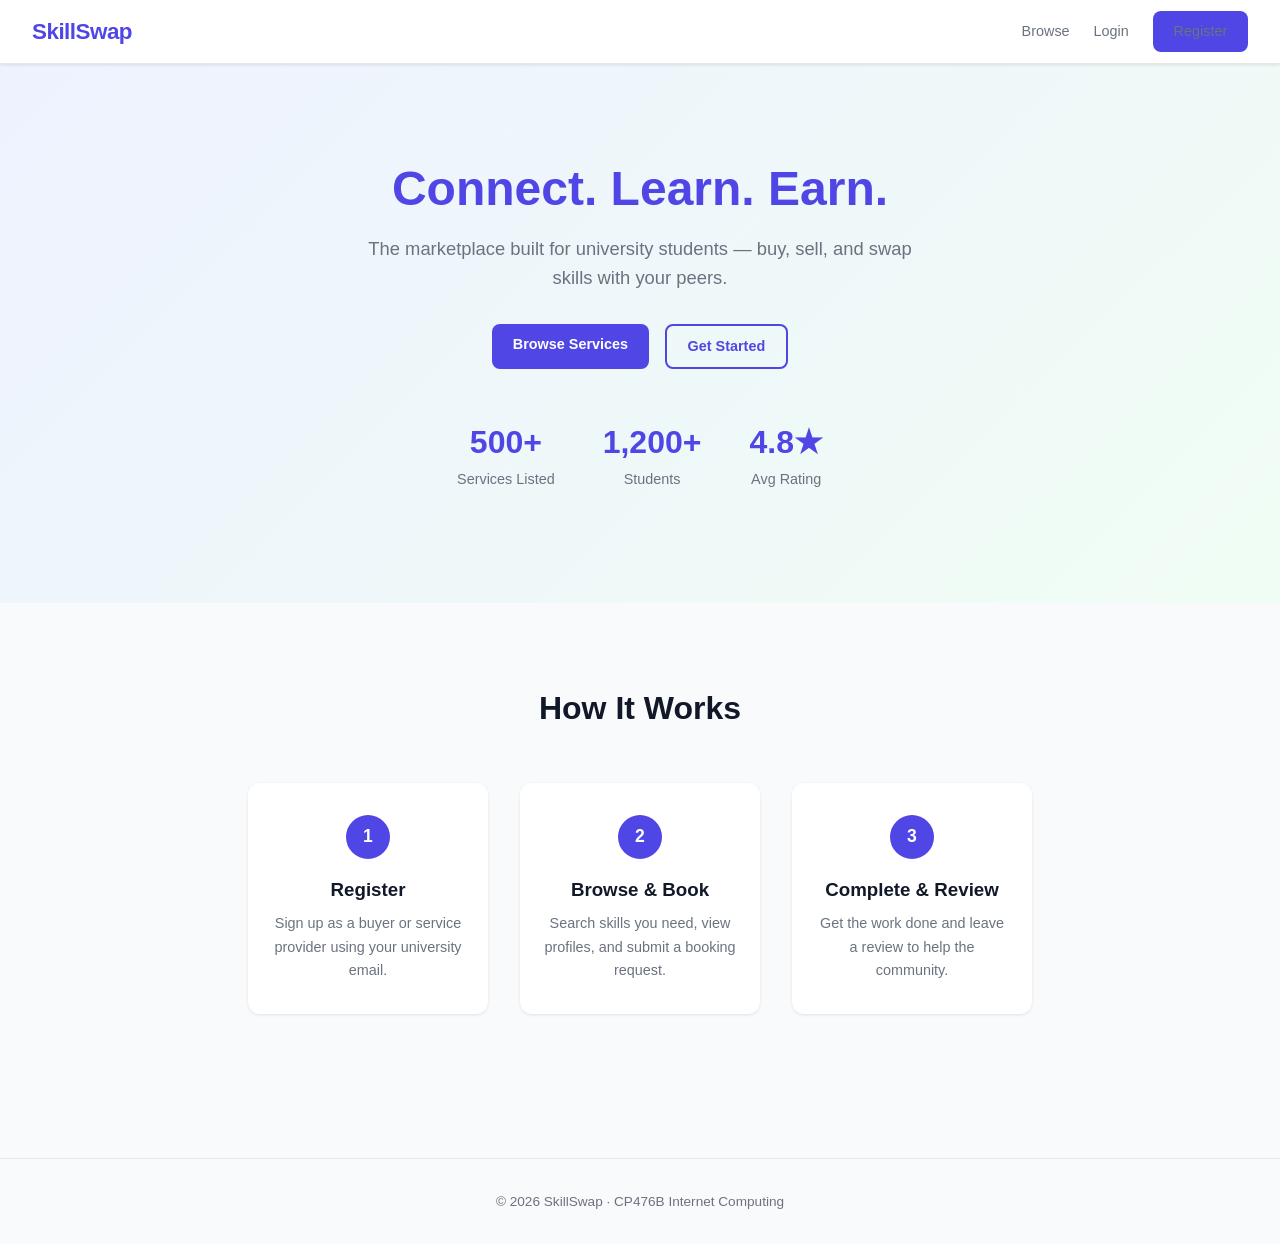
<file: frontend/index.html>
<!DOCTYPE html>
<html lang="en">
<head>
  <meta charset="UTF-8"/>
  <meta name="viewport" content="width=device-width, initial-scale=1.0"/>
  <title>SkillSwap — Student Services Marketplace</title>
  <link rel="stylesheet" href="css/style.css"/>
</head>
<body>
<nav class="navbar">
  <a class="nav-logo" href="index.html">SkillSwap</a>
  <div class="nav-links" id="navLinks">
    <a href="marketplace.html">Browse</a>
    <a href="login.html">Login</a>
    <a href="register.html" class="btn btn-primary">Register</a>
  </div>
</nav>

<section class="hero">
  <h1>Connect. Learn. Earn.</h1>
  <p>The marketplace built for university students — buy, sell, and swap skills with your peers.</p>
  <div class="hero-btns">
    <a href="marketplace.html" class="btn btn-primary">Browse Services</a>
    <a href="register.html" class="btn btn-secondary">Get Started</a>
  </div>
  <div class="hero-stats">
    <div class="stat"><h3>500+</h3><p>Services Listed</p></div>
    <div class="stat"><h3>1,200+</h3><p>Students</p></div>
    <div class="stat"><h3>4.8★</h3><p>Avg Rating</p></div>
  </div>
</section>

<section class="section">
  <h2 class="section-title">How It Works</h2>
  <div class="steps">
    <div class="step">
      <div class="step-num">1</div>
      <h3>Register</h3>
      <p>Sign up as a buyer or service provider using your university email.</p>
    </div>
    <div class="step">
      <div class="step-num">2</div>
      <h3>Browse & Book</h3>
      <p>Search skills you need, view profiles, and submit a booking request.</p>
    </div>
    <div class="step">
      <div class="step-num">3</div>
      <h3>Complete & Review</h3>
      <p>Get the work done and leave a review to help the community.</p>
    </div>
  </div>
</section>

<footer><p>&copy; 2026 SkillSwap · CP476B Internet Computing</p></footer>
<script src="js/api.js"></script>
</body>
</html>
</file>
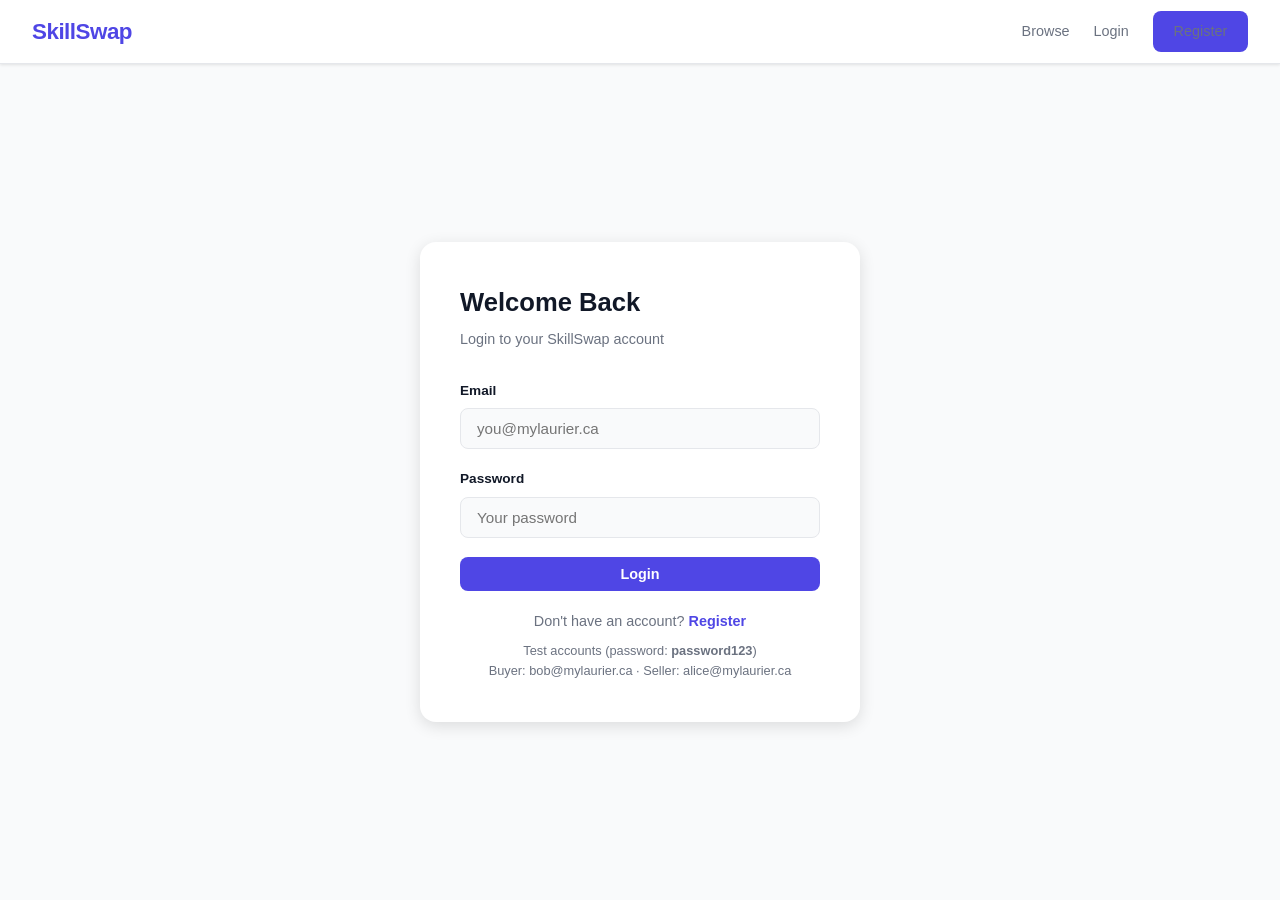
<file: frontend/admin-dashboard.html>
<!DOCTYPE html>
<html lang="en">
<head>
  <meta charset="UTF-8"/>
  <meta name="viewport" content="width=device-width, initial-scale=1.0"/>
  <title>Admin Dashboard — SkillSwap</title>
  <link rel="stylesheet" href="css/style.css"/>
</head>
<body>
<nav class="navbar">
  <a class="nav-logo" href="index.html">SkillSwap</a>
  <div class="nav-links" id="navLinks"></div>
</nav>

<div class="admin-wrap">
  <div class="dashboard-header">
    <h1>Admin Dashboard</h1>
    <p class="text-muted">Platform moderation and management</p>
  </div>
  <div class="alert" id="adminAlert"></div>

  <!-- Stats -->
  <div class="admin-grid" id="statsGrid">
    <div class="admin-tile"><div class="num" id="statUsers">—</div><div class="lbl">Total Users</div></div>
    <div class="admin-tile"><div class="num" id="statServices">—</div><div class="lbl">Active Services</div></div>
    <div class="admin-tile"><div class="num" id="statBookings">—</div><div class="lbl">Total Bookings</div></div>
    <div class="admin-tile"><div class="num" id="statReports" style="color:var(--error)">—</div><div class="lbl">Open Reports</div></div>
  </div>

  <!-- Tabs -->
  <div class="tabs">
    <div class="tab active" data-target="tabReports">Moderation Queue</div>
    <div class="tab" data-target="tabUsers">Manage Users</div>
  </div>

  <div class="tab-content active" id="tabReports">
    <div id="reportsTable"><p class="loading">Loading reports...</p></div>
  </div>

  <div class="tab-content" id="tabUsers">
    <div id="usersTable"><p class="loading">Loading users...</p></div>
  </div>
</div>

<footer><p>&copy; 2026 SkillSwap</p></footer>
<script src="js/api.js"></script>
<script src="js/validation.js"></script>
<script>
document.addEventListener('DOMContentLoaded', async () => {
  updateNav();
  const user = getUser();
  if (!user || user.role !== 'admin') { window.location.href = 'login.html'; return; }

  // Tabs
  document.querySelectorAll('.tab').forEach(tab => {
    tab.addEventListener('click', () => {
      document.querySelectorAll('.tab').forEach(t => t.classList.remove('active'));
      document.querySelectorAll('.tab-content').forEach(c => c.classList.remove('active'));
      tab.classList.add('active');
      document.getElementById(tab.dataset.target)?.classList.add('active');
    });
  });

  await loadStats();
  await loadReports();
  await loadUsers();
});

async function loadStats() {
  const { ok, data } = await apiFetch('/admin/stats');
  if (!ok) return;
  document.getElementById('statUsers').textContent    = data.total_users;
  document.getElementById('statServices').textContent = data.total_services;
  document.getElementById('statBookings').textContent = data.total_bookings;
  document.getElementById('statReports').textContent  = data.open_reports;
}

async function loadReports() {
  const { ok, data } = await apiFetch('/admin/reports');
  if (!ok || !data.length) {
    document.getElementById('reportsTable').innerHTML = '<p class="text-muted mt-2">No reports in queue.</p>'; return;
  }
  const rows = data.map(r => `
    <tr>
      <td>#${r.report_id}</td>
      <td>${r.reporter_name}</td>
      <td><strong>${r.target_type}</strong> #${r.target_id}</td>
      <td>${r.reason}</td>
      <td>${r.description || '—'}</td>
      <td><span class="badge badge-${r.status === 'Pending' ? 'pending' : 'completed'}">${r.status}</span></td>
      <td>
        ${r.status === 'Pending' ? `
          <button class="btn btn-danger btn-sm"  onclick="resolveReport(${r.report_id},'Resolved')">Remove</button>
          <button class="btn btn-secondary btn-sm" onclick="resolveReport(${r.report_id},'Dismissed')">Dismiss</button>
        ` : '—'}
      </td>
    </tr>`).join('');

  document.getElementById('reportsTable').innerHTML = `
    <table class="data-table">
      <thead><tr><th>ID</th><th>Reporter</th><th>Target</th><th>Reason</th><th>Notes</th><th>Status</th><th>Actions</th></tr></thead>
      <tbody>${rows}</tbody>
    </table>`;
}

async function loadUsers() {
  const { ok, data } = await apiFetch('/admin/users');
  if (!ok) return;
  const rows = data.map(u => `
    <tr>
      <td>#${u.user_id}</td>
      <td>${u.first_name} ${u.last_name}</td>
      <td>${u.email}</td>
      <td><span class="badge badge-${u.role === 'provider' ? 'active' : 'pending'}">${u.role}</span></td>
      <td><span class="badge badge-${u.is_active ? 'completed' : 'rejected'}">${u.is_active ? 'Active' : 'Disabled'}</span></td>
      <td>
        ${u.role !== 'admin' ? `
          <button class="btn btn-sm ${u.is_active ? 'btn-danger' : 'btn-success'}"
            onclick="toggleUser(${u.user_id}, ${u.is_active ? 0 : 1})">
            ${u.is_active ? 'Disable' : 'Enable'}
          </button>` : '—'}
      </td>
    </tr>`).join('');

  document.getElementById('usersTable').innerHTML = `
    <table class="data-table">
      <thead><tr><th>ID</th><th>Name</th><th>Email</th><th>Role</th><th>Status</th><th>Action</th></tr></thead>
      <tbody>${rows}</tbody>
    </table>`;
}

async function resolveReport(id, status) {
  const { ok } = await apiFetch(`/admin/reports/${id}`, { method: 'PUT', body: JSON.stringify({ status }) });
  if (ok) { showAlert('adminAlert', `Report ${status.toLowerCase()}.`, 'success'); await loadReports(); await loadStats(); }
  else showAlert('adminAlert', 'Action failed.');
}

async function toggleUser(id, isActive) {
  const { ok } = await apiFetch(`/admin/users/${id}`, { method: 'PUT', body: JSON.stringify({ is_active: isActive }) });
  if (ok) { showAlert('adminAlert', isActive ? 'User enabled.' : 'User disabled.', 'success'); await loadUsers(); }
  else showAlert('adminAlert', 'Action failed.');
}
</script>
</body>
</html>
</file>
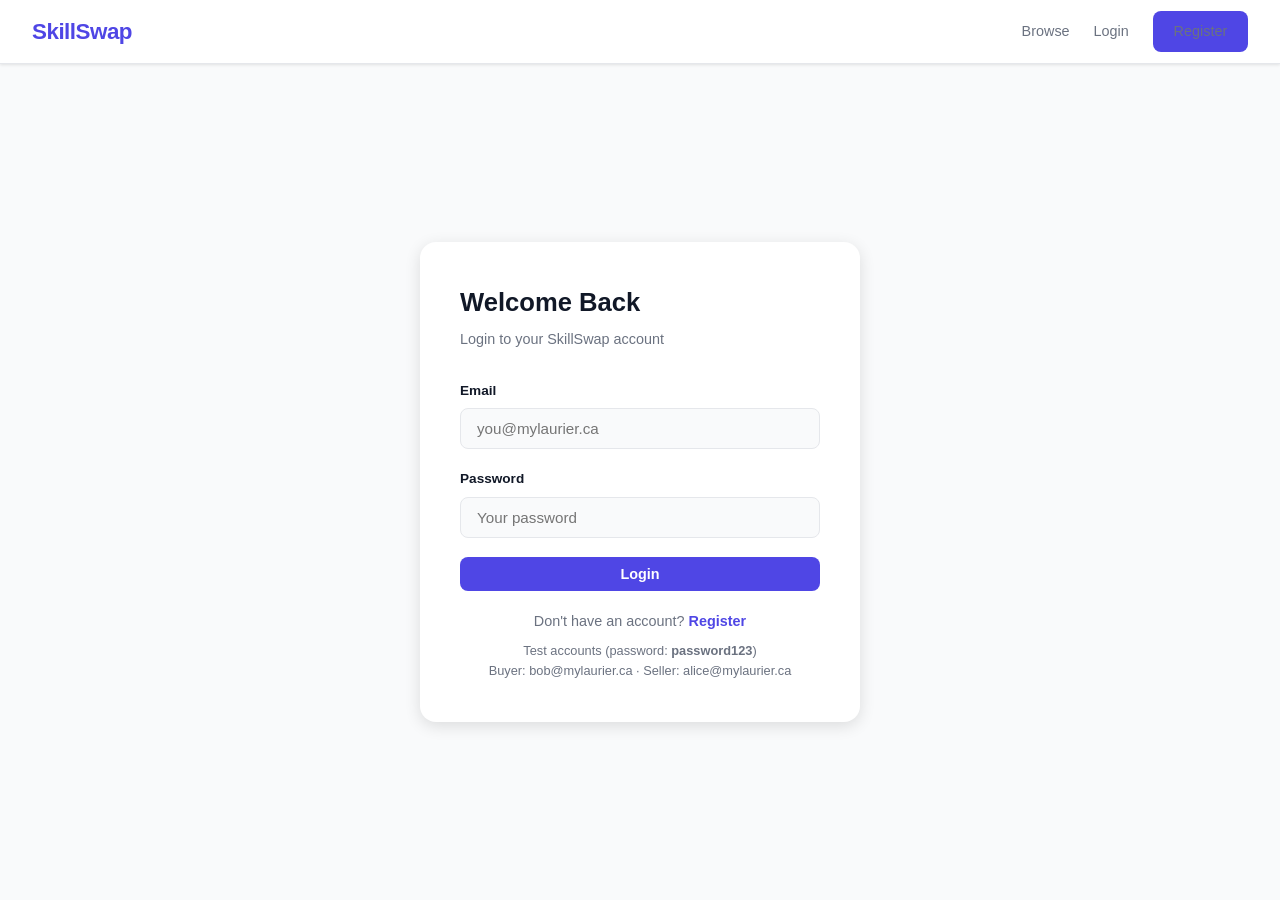
<file: frontend/customer-dashboard.html>
<!DOCTYPE html>
<html lang="en">
<head>
  <meta charset="UTF-8"/>
  <meta name="viewport" content="width=device-width, initial-scale=1.0"/>
  <title>My Bookings — SkillSwap</title>
  <link rel="stylesheet" href="css/style.css"/>
</head>
<body>
<nav class="navbar">
  <a class="nav-logo" href="index.html">SkillSwap</a>
  <div class="nav-links" id="navLinks"></div>
</nav>
<div class="dashboard-wrap">
  <div class="dashboard-header">
    <h1>My Bookings</h1>
    <p class="text-muted">Track your service requests and leave reviews</p>
  </div>
  <div class="alert" id="dashAlert"></div>

  <div class="stats-row">
    <div class="stat-card" id="statPending"   data-val="0"><div class="num">—</div><div class="lbl">Pending</div></div>
    <div class="stat-card" id="statActive"    data-val="0"><div class="num">—</div><div class="lbl">Active</div></div>
    <div class="stat-card" id="statCompleted" data-val="0"><div class="num">—</div><div class="lbl">Completed</div></div>
  </div>

  <div id="bookingsTable"><p class="loading">Loading bookings...</p></div>

  <!-- Review Modal -->
  <div id="reviewModal" style="display:none;position:fixed;inset:0;background:rgba(0,0,0,.4);align-items:center;justify-content:center;z-index:999">
    <div class="auth-card" style="max-width:420px;margin:0">
      <h2>Leave a Review</h2>
      <div class="alert" id="reviewAlert"></div>
      <form id="reviewForm">
        <input type="hidden" id="reviewBookingId"/>
        <div class="form-group">
          <label>Rating</label>
          <select id="reviewRating">
            <option value="5">★★★★★ — Excellent</option>
            <option value="4">★★★★☆ — Good</option>
            <option value="3">★★★☆☆ — Okay</option>
            <option value="2">★★☆☆☆ — Poor</option>
            <option value="1">★☆☆☆☆ — Terrible</option>
          </select>
        </div>
        <div class="form-group">
          <label>Comment</label>
          <textarea id="reviewComment" rows="3" placeholder="Share your experience..."></textarea>
        </div>
        <div style="display:flex;gap:.8rem">
          <button type="submit" class="btn btn-primary" style="flex:1">Submit Review</button>
          <button type="button" class="btn btn-secondary" onclick="document.getElementById('reviewModal').style.display='none'">Cancel</button>
        </div>
      </form>
    </div>
  </div>
</div>
<script src="js/api.js"></script>
<script src="js/validation.js"></script>
<script src="js/dashboard.js"></script>
<script>
document.getElementById('reviewForm')?.addEventListener('submit', async (e) => {
  e.preventDefault();
  const bookingId = document.getElementById('reviewBookingId').value;
  const rating    = document.getElementById('reviewRating').value;
  const comment   = document.getElementById('reviewComment').value.trim();
  if (!comment) { showAlert('reviewAlert', 'Please write a comment.'); return; }
  const { ok, data } = await apiFetch('/reviews', {
    method: 'POST', body: JSON.stringify({ booking_id: parseInt(bookingId), rating: parseInt(rating), comment })
  });
  if (ok) {
    document.getElementById('reviewModal').style.display = 'none';
    showAlert('dashAlert', 'Review submitted!', 'success');
    await loadBookings();
  } else { showAlert('reviewAlert', data.message || 'Failed.'); }
});
</script>
</body>
</html>
</file>
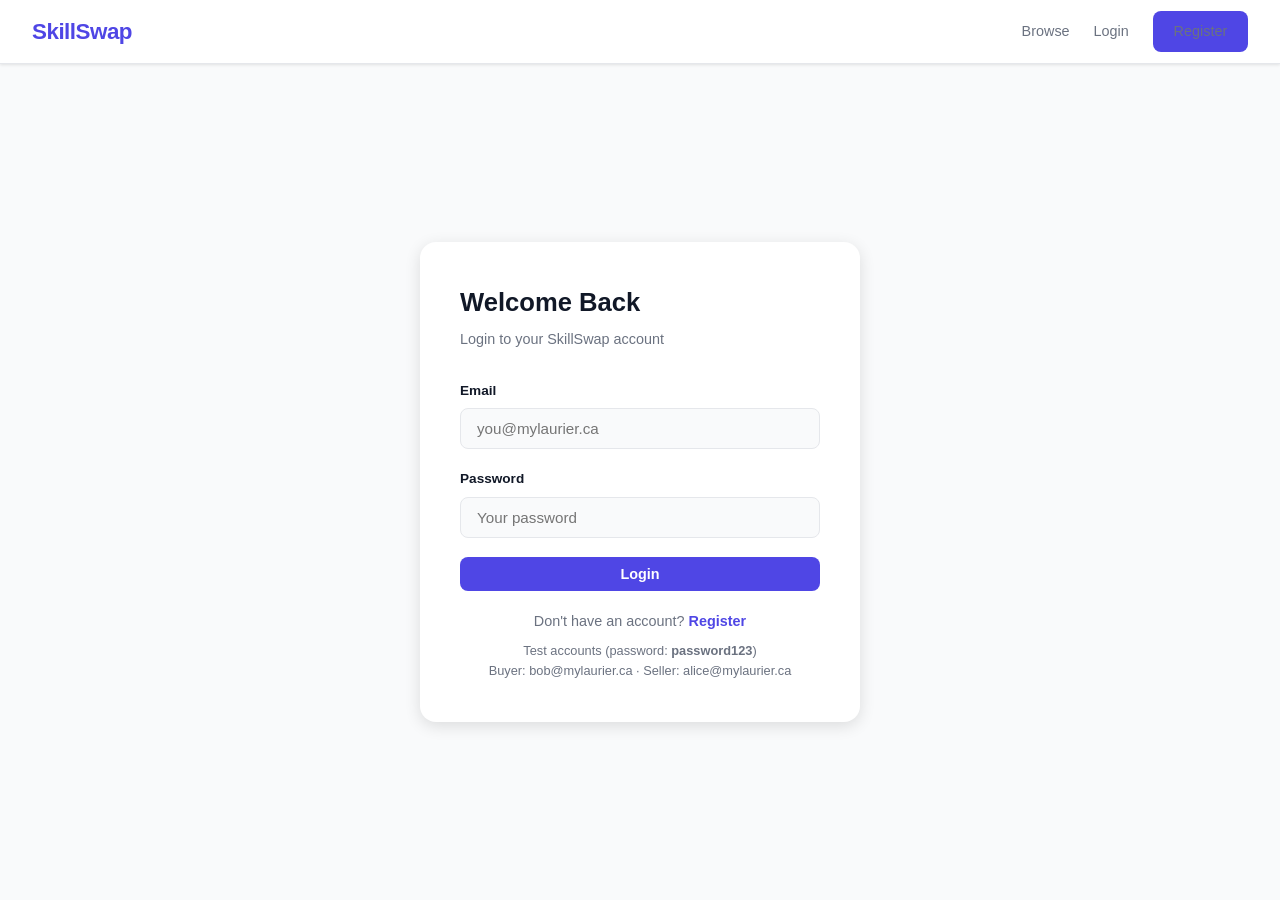
<file: frontend/login.html>
<!DOCTYPE html>
<html lang="en">
<head>
  <meta charset="UTF-8"/>
  <meta name="viewport" content="width=device-width, initial-scale=1.0"/>
  <title>Login — SkillSwap</title>
  <link rel="stylesheet" href="css/style.css"/>
</head>
<body>
<nav class="navbar">
  <a class="nav-logo" href="index.html">SkillSwap</a>
  <div class="nav-links" id="navLinks"></div>
</nav>
<div class="auth-wrap">
  <div class="auth-card">
    <h2>Welcome Back</h2>
    <p class="subtitle">Login to your SkillSwap account</p>
    <div class="alert" id="formAlert"></div>
    <form id="loginForm" novalidate>
      <div class="form-group">
        <label>Email</label>
        <input type="email" id="email" placeholder="you@mylaurier.ca"/>
      </div>
      <div class="form-group">
        <label>Password</label>
        <input type="password" id="password" placeholder="Your password"/>
      </div>
      <button type="submit" class="btn btn-primary btn-full">Login</button>
    </form>
    <p class="auth-alt">Don't have an account? <a href="register.html">Register</a></p>
    <p class="auth-alt mt-1 text-muted" style="font-size:.8rem">
      Test accounts (password: <strong>password123</strong>)<br/>
      Buyer: bob@mylaurier.ca · Seller: alice@mylaurier.ca
    </p>
  </div>
</div>
<script src="js/api.js"></script>
<script src="js/validation.js"></script>
<script src="js/auth.js"></script>
</body>
</html>
</file>
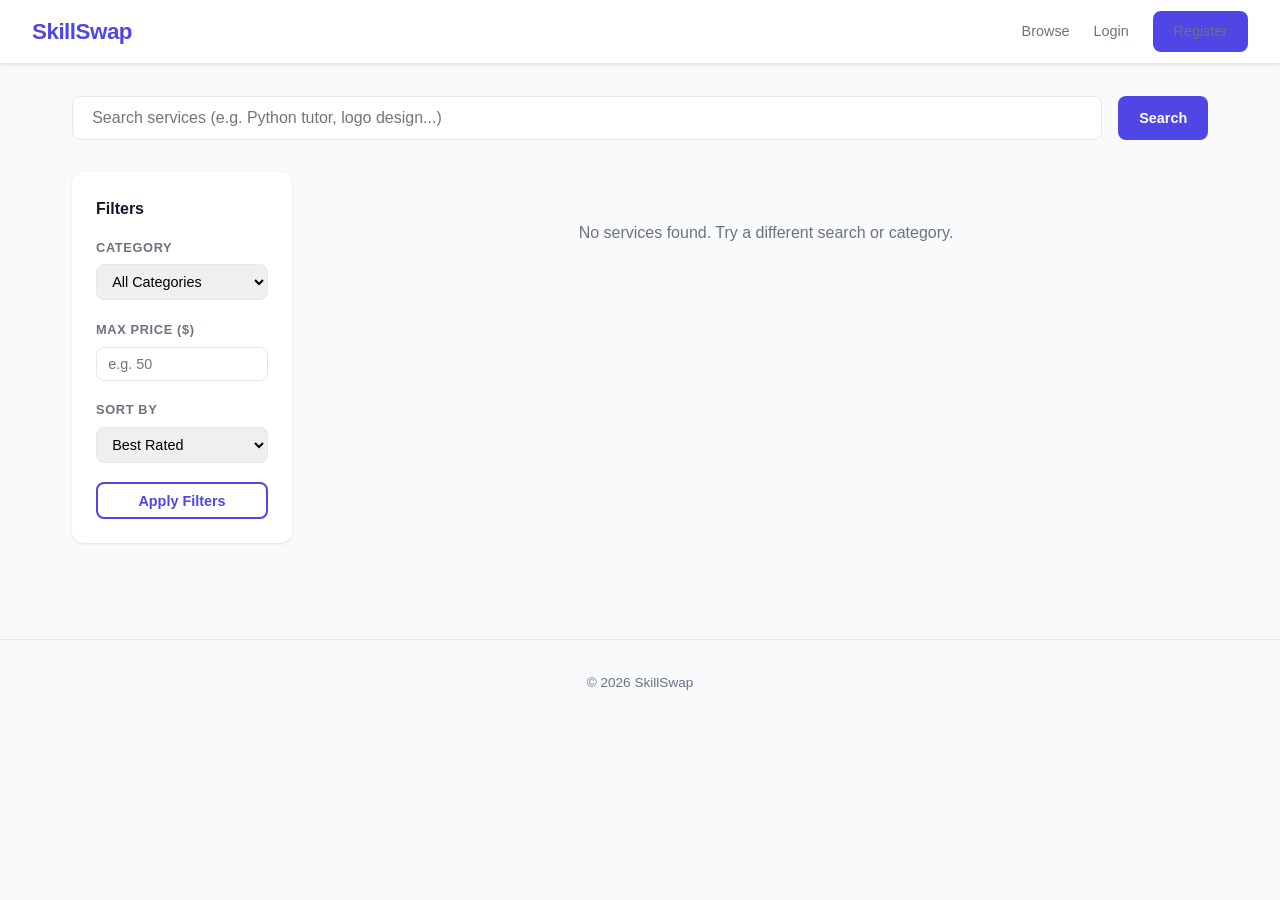
<file: frontend/marketplace.html>
<!DOCTYPE html>
<html lang="en">
<head>
  <meta charset="UTF-8"/>
  <meta name="viewport" content="width=device-width, initial-scale=1.0"/>
  <title>Marketplace — SkillSwap</title>
  <link rel="stylesheet" href="css/style.css"/>
</head>
<body>
<nav class="navbar">
  <a class="nav-logo" href="index.html">SkillSwap</a>
  <div class="nav-links" id="navLinks"></div>
</nav>
<div class="market-wrap">
  <div class="search-row">
    <input type="text" id="searchInput" placeholder="Search services (e.g. Python tutor, logo design...)"/>
    <button id="searchBtn" class="btn btn-primary">Search</button>
  </div>
  <div class="market-layout">
    <aside class="sidebar">
      <h3>Filters</h3>
      <div class="filter-group">
        <label>Category</label>
        <select id="categoryFilter">
          <option value="">All Categories</option>
          <option value="Programming">Programming</option>
          <option value="Tutoring">Tutoring</option>
          <option value="Design">Design</option>
          <option value="Photography">Photography</option>
          <option value="Writing">Writing</option>
          <option value="Other">Other</option>
        </select>
      </div>
      <div class="filter-group">
        <label>Max Price ($)</label>
        <input type="number" id="priceFilter" placeholder="e.g. 50" min="0"/>
      </div>
      <div class="filter-group">
        <label>Sort By</label>
        <select id="sortFilter">
          <option value="rating">Best Rated</option>
          <option value="newest">Newest</option>
          <option value="price_asc">Cheapest First</option>
        </select>
      </div>
      <button id="applyFilters" class="btn btn-secondary btn-full mt-2">Apply Filters</button>
    </aside>
    <main class="services-grid" id="servicesGrid">
      <p class="loading">Loading services...</p>
    </main>
  </div>
</div>
<footer><p>&copy; 2026 SkillSwap</p></footer>
<script src="js/api.js"></script>
<script src="js/validation.js"></script>
<script src="js/marketplace.js"></script>
</body>
</html>
</file>
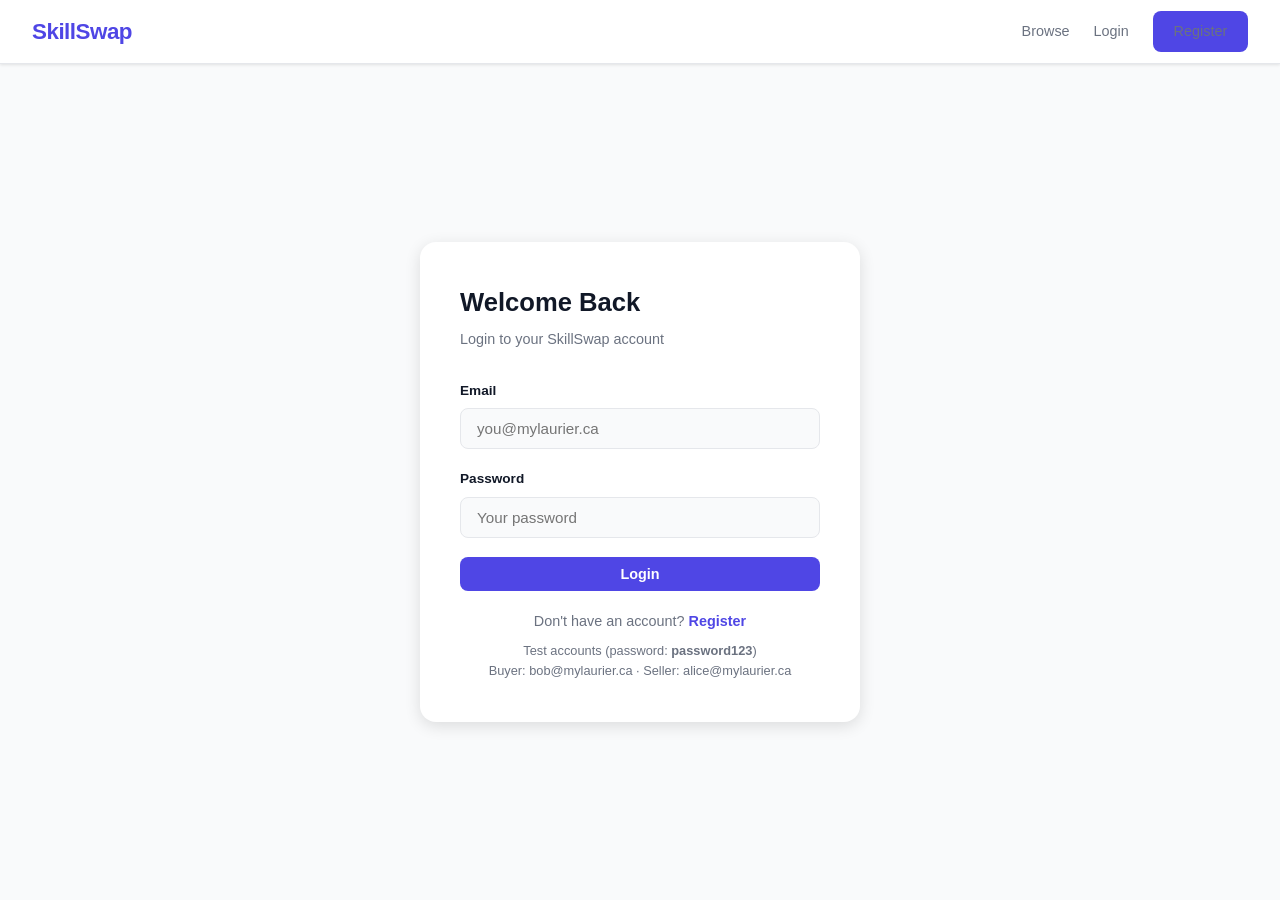
<file: frontend/messages.html>
<!DOCTYPE html>
<html lang="en">
<head>
  <meta charset="UTF-8"/>
  <meta name="viewport" content="width=device-width, initial-scale=1.0"/>
  <title>Messages — SkillSwap</title>
  <link rel="stylesheet" href="css/style.css"/>
  <style>
    .msg-layout { display:flex; gap:1.5rem; height:calc(100vh - 160px); }
    .conv-list { width:280px; flex-shrink:0; background:var(--surface);
      border-radius:12px; box-shadow:var(--shadow); overflow-y:auto; }
    .conv-item { padding:1rem 1.2rem; border-bottom:1px solid var(--border);
      cursor:pointer; transition:background .15s; }
    .conv-item:hover, .conv-item.active { background:var(--bg); }
    .conv-name { font-weight:700; font-size:.95rem; }
    .conv-preview { font-size:.8rem; color:var(--muted); margin-top:.2rem;
      white-space:nowrap; overflow:hidden; text-overflow:ellipsis; }
    .conv-badge { background:var(--primary); color:#fff; border-radius:999px;
      padding:.1rem .5rem; font-size:.7rem; font-weight:700; }
    .chat-pane { flex:1; display:flex; flex-direction:column; background:var(--surface);
      border-radius:12px; box-shadow:var(--shadow); overflow:hidden; }
    .chat-header { padding:1rem 1.5rem; border-bottom:1px solid var(--border); font-weight:700; }
    .chat-messages { flex:1; overflow-y:auto; padding:1.2rem; display:flex; flex-direction:column; gap:.8rem; }
    .msg-bubble { max-width:70%; padding:.7rem 1rem; border-radius:12px; font-size:.9rem; line-height:1.5; }
    .msg-mine   { background:var(--primary); color:#fff; align-self:flex-end; border-bottom-right-radius:3px; }
    .msg-theirs { background:var(--bg); color:var(--text); align-self:flex-start; border-bottom-left-radius:3px; }
    .msg-time   { font-size:.7rem; opacity:.6; margin-top:.3rem; }
    .chat-input { padding:1rem 1.2rem; border-top:1px solid var(--border); display:flex; gap:.8rem; }
    .chat-input input { flex:1; padding:.7rem 1rem; border:1.5px solid var(--border);
      border-radius:var(--radius); font-size:.95rem; }
    .chat-input input:focus { outline:none; border-color:var(--primary); }
    .no-conv { flex:1; display:flex; align-items:center; justify-content:center; color:var(--muted); }
  </style>
</head>
<body>
<nav class="navbar">
  <a class="nav-logo" href="index.html">SkillSwap</a>
  <div class="nav-links" id="navLinks"></div>
</nav>

<div style="max-width:1100px;margin:1.5rem auto;padding:0 2rem">
  <h1 style="margin-bottom:1.2rem;font-size:1.5rem">Messages</h1>
  <div class="msg-layout">
    <div class="conv-list" id="convList"><p class="loading">Loading...</p></div>
    <div class="chat-pane" id="chatPane">
      <div class="no-conv">Select a conversation to start messaging</div>
    </div>
  </div>
</div>

<script src="js/api.js"></script>
<script>
let activeConvId = null;
let currentUser  = null;

document.addEventListener('DOMContentLoaded', async () => {
  updateNav();
  currentUser = getUser();
  if (!currentUser) { window.location.href = 'login.html'; return; }
  await loadConversations();
});

async function loadConversations() {
  const { ok, data } = await apiFetch('/messages');
  const list = document.getElementById('convList');
  if (!ok || !data.length) {
    list.innerHTML = '<p style="padding:1rem;color:var(--muted);font-size:.9rem">No conversations yet.</p>'; return;
  }
  list.innerHTML = data.map(c => `
    <div class="conv-item ${c.conversation_id == activeConvId ? 'active' : ''}"
         onclick="openConversation(${c.conversation_id}, '${c.other_user_name}')">
      <div style="display:flex;justify-content:space-between;align-items:center">
        <div class="conv-name">${c.other_user_name}</div>
        ${c.unread_count > 0 ? `<span class="conv-badge">${c.unread_count}</span>` : ''}
      </div>
      <div class="conv-preview">${c.last_message || 'No messages yet'}</div>
    </div>`).join('');
}

async function openConversation(convId, name) {
  activeConvId = convId;
  document.querySelectorAll('.conv-item').forEach(el => el.classList.remove('active'));
  event.currentTarget.classList.add('active');

  const pane = document.getElementById('chatPane');
  pane.innerHTML = `
    <div class="chat-header">${name}</div>
    <div class="chat-messages" id="chatMessages"><p class="loading">Loading...</p></div>
    <div class="chat-input">
      <input type="text" id="msgInput" placeholder="Type a message..." onkeydown="if(event.key==='Enter') sendMessage()"/>
      <button class="btn btn-primary" onclick="sendMessage()">Send</button>
    </div>`;

  const { ok, data } = await apiFetch(`/messages/${convId}`);
  const msgArea = document.getElementById('chatMessages');
  if (!ok || !data.length) { msgArea.innerHTML = '<p style="color:var(--muted);text-align:center">No messages yet. Say hello!</p>'; return; }

  msgArea.innerHTML = data.map(m => `
    <div>
      <div class="msg-bubble ${m.sender_id == currentUser.user_id ? 'msg-mine' : 'msg-theirs'}">
        ${m.content}
        <div class="msg-time">${new Date(m.sent_at).toLocaleTimeString([], {hour:'2-digit',minute:'2-digit'})}</div>
      </div>
    </div>`).join('');
  msgArea.scrollTop = msgArea.scrollHeight;
  await loadConversations();
}

async function sendMessage() {
  const input   = document.getElementById('msgInput');
  const content = input?.value.trim();
  if (!content || !activeConvId) return;

  // Get receiver from conversation list
  const convData = await apiFetch(`/messages/${activeConvId}`);
  input.value = '';

  // We need receiver_id — re-fetch conversations to get other_user_id
  const { data: convs } = await apiFetch('/messages');
  const conv = convs.find(c => c.conversation_id == activeConvId);
  if (!conv) return;

  const { ok } = await apiFetch('/messages', {
    method: 'POST',
    body: JSON.stringify({ receiver_id: conv.other_user_id, content })
  });
  if (ok) await openConversation(activeConvId, conv.other_user_name);
}
</script>
</body>
</html>
</file>
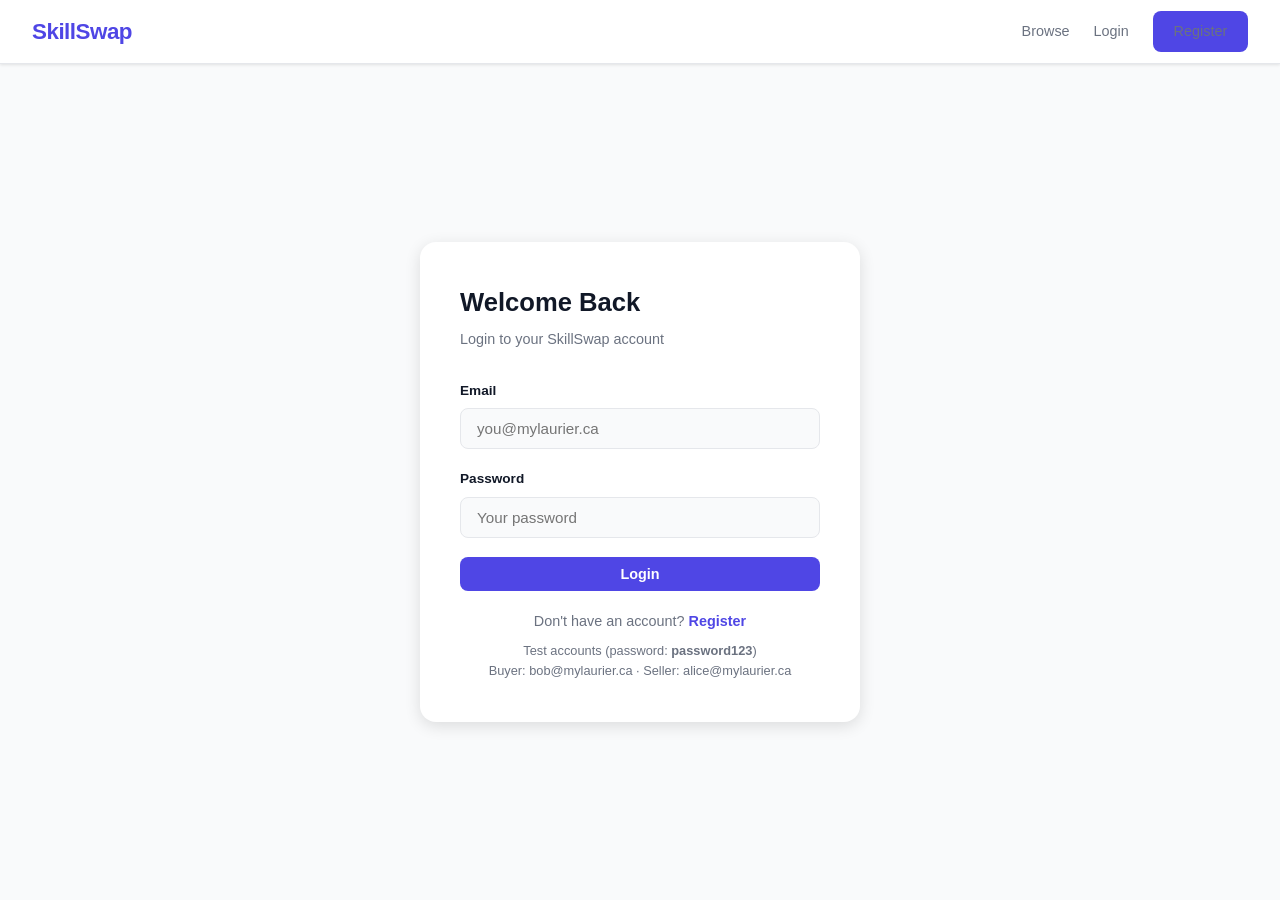
<file: frontend/provider-dashboard.html>
<!DOCTYPE html>
<html lang="en">
<head>
  <meta charset="UTF-8"/>
  <meta name="viewport" content="width=device-width, initial-scale=1.0"/>
  <title>Provider Dashboard — SkillSwap</title>
  <link rel="stylesheet" href="css/style.css"/>
</head>
<body>
<nav class="navbar">
  <a class="nav-logo" href="index.html">SkillSwap</a>
  <div class="nav-links" id="navLinks"></div>
</nav>
<div class="dashboard-wrap">
  <div class="dashboard-header">
    <h1>Provider Dashboard</h1>
    <p class="text-muted">Manage your services and booking requests</p>
  </div>
  <div class="alert" id="dashAlert"></div>

  <div class="stats-row">
    <div class="stat-card" id="statPending" data-val="0"><div class="num">—</div><div class="lbl">Pending</div></div>
    <div class="stat-card" id="statActive"  data-val="0"><div class="num">—</div><div class="lbl">Active</div></div>
    <div class="stat-card" id="statCompleted" data-val="0"><div class="num">—</div><div class="lbl">Completed</div></div>
  </div>

  <div class="tabs">
    <div class="tab active" data-target="tabBookings">Bookings</div>
    <div class="tab" data-target="tabServices">My Services</div>
    <div class="tab" data-target="tabNewService">+ New Service</div>
  </div>

  <div class="tab-content active" id="tabBookings">
    <div id="bookingsTable"><p class="loading">Loading...</p></div>
  </div>

  <div class="tab-content" id="tabServices">
    <div id="servicesTable"><p class="loading">Loading...</p></div>
  </div>

  <div class="tab-content" id="tabNewService">
    <div class="auth-card" style="max-width:560px;margin:0">
      <h2>Create New Service</h2>
      <div class="alert" id="serviceAlert"></div>
      <form id="serviceForm" novalidate>
        <div class="form-group">
          <label>Title</label>
          <input type="text" id="svcTitle" placeholder="e.g. Python Tutoring Sessions"/>
        </div>
        <div class="form-group">
          <label>Description</label>
          <textarea id="svcDesc" rows="4" placeholder="Describe what you offer, your experience, availability..."></textarea>
        </div>
        <div class="form-group">
          <label>Category</label>
          <select id="svcCategory">
            <option value="">Select category</option>
            <option>Programming</option><option>Tutoring</option>
            <option>Design</option><option>Photography</option>
            <option>Writing</option><option>Other</option>
          </select>
        </div>
        <div class="form-group">
          <label>Price ($)</label>
          <input type="number" id="svcPrice" placeholder="e.g. 25" min="1"/>
        </div>
        <button type="submit" class="btn btn-primary btn-full">Publish Service</button>
      </form>
    </div>
  </div>
</div>

<script src="js/api.js"></script>
<script src="js/validation.js"></script>
<script src="js/dashboard.js"></script>
<script>
// Create service form
document.getElementById('serviceForm')?.addEventListener('submit', async (e) => {
  e.preventDefault();
  const title    = document.getElementById('svcTitle').value.trim();
  const description = document.getElementById('svcDesc').value.trim();
  const category = document.getElementById('svcCategory').value;
  const price    = parseFloat(document.getElementById('svcPrice').value);
  if (!title || !description || !category || !price) {
    showAlert('serviceAlert', 'All fields are required.'); return;
  }
  const { ok, data } = await apiFetch('/services', {
    method: 'POST', body: JSON.stringify({ title, description, category, price })
  });
  if (ok) { showAlert('serviceAlert', 'Service published!', 'success'); e.target.reset(); }
  else { showAlert('serviceAlert', data.message || 'Failed to create service.'); }
});
</script>
</body>
</html>
</file>
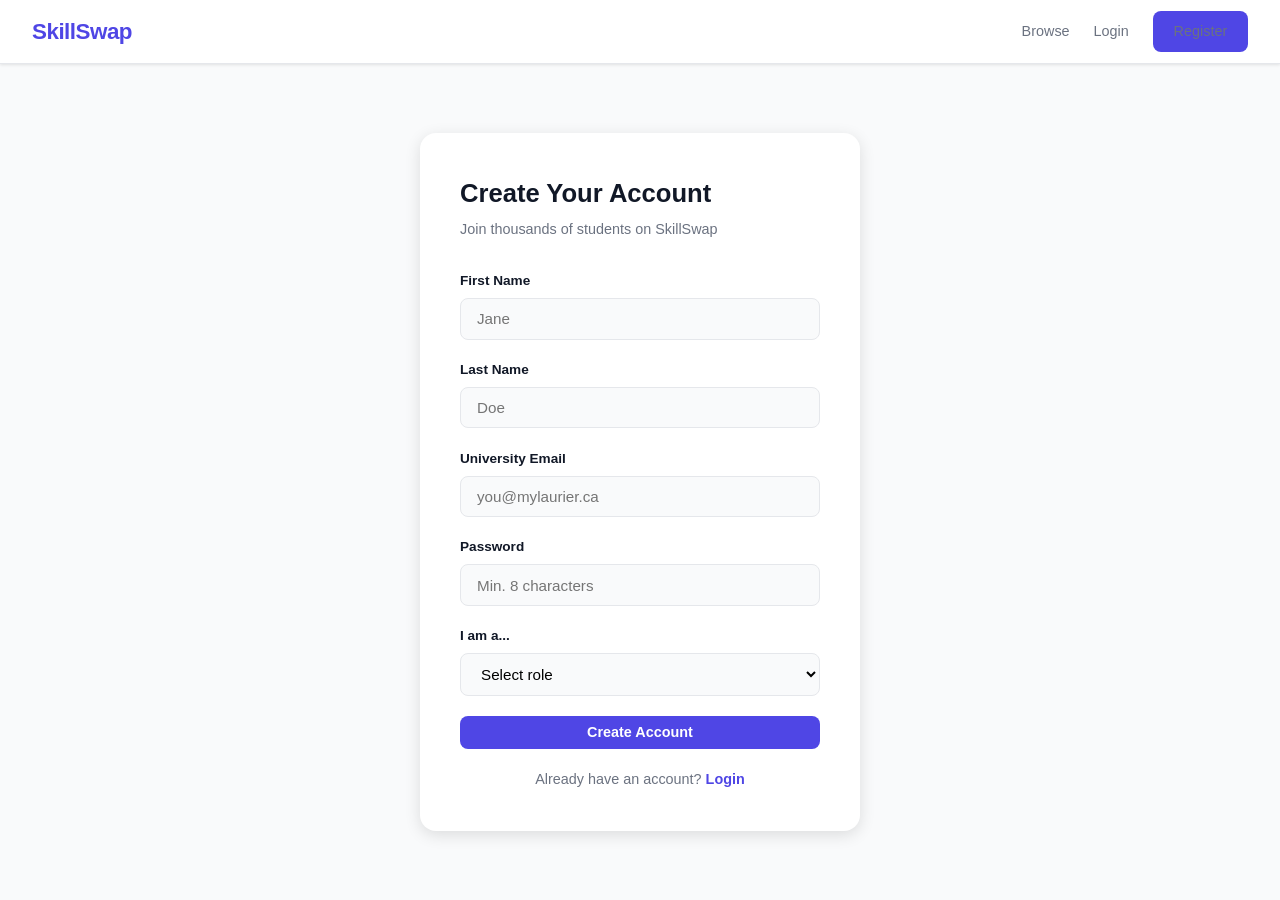
<file: frontend/register.html>
<!DOCTYPE html>
<html lang="en">
<head>
  <meta charset="UTF-8"/>
  <meta name="viewport" content="width=device-width, initial-scale=1.0"/>
  <title>Register — SkillSwap</title>
  <link rel="stylesheet" href="css/style.css"/>
</head>
<body>
<nav class="navbar">
  <a class="nav-logo" href="index.html">SkillSwap</a>
  <div class="nav-links" id="navLinks"></div>
</nav>
<div class="auth-wrap">
  <div class="auth-card">
    <h2>Create Your Account</h2>
    <p class="subtitle">Join thousands of students on SkillSwap</p>
    <div class="alert" id="formAlert"></div>
    <form id="registerForm" novalidate>
      <div class="form-group">
        <label>First Name</label>
        <input type="text" id="firstName" placeholder="Jane"/>
        <span class="field-error" id="errFirst"></span>
      </div>
      <div class="form-group">
        <label>Last Name</label>
        <input type="text" id="lastName" placeholder="Doe"/>
        <span class="field-error" id="errLast"></span>
      </div>
      <div class="form-group">
        <label>University Email</label>
        <input type="email" id="email" placeholder="you@mylaurier.ca"/>
        <span class="field-error" id="errEmail"></span>
      </div>
      <div class="form-group">
        <label>Password</label>
        <input type="password" id="password" placeholder="Min. 8 characters"/>
        <span class="field-error" id="errPassword"></span>
      </div>
      <div class="form-group">
        <label>I am a...</label>
        <select id="role">
          <option value="">Select role</option>
          <option value="customer">Customer (Buyer)</option>
          <option value="provider">Provider (Seller)</option>
        </select>
        <span class="field-error" id="errRole"></span>
      </div>
      <button type="submit" class="btn btn-primary btn-full">Create Account</button>
    </form>
    <p class="auth-alt">Already have an account? <a href="login.html">Login</a></p>
  </div>
</div>
<script src="js/api.js"></script>
<script src="js/validation.js"></script>
<script src="js/auth.js"></script>
</body>
</html>
</file>
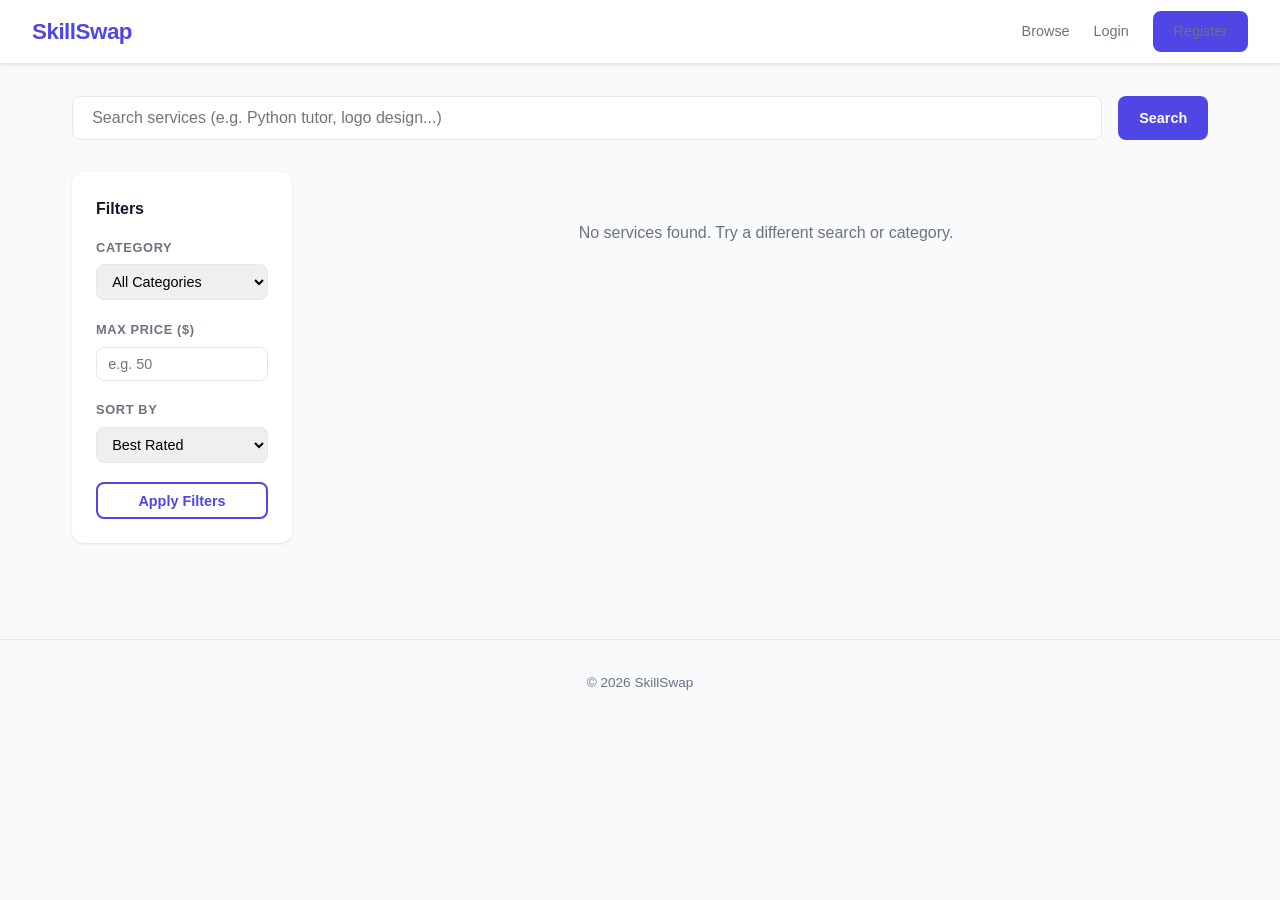
<file: frontend/service-detail.html>
<!DOCTYPE html>
<html lang="en">
<head>
  <meta charset="UTF-8"/>
  <meta name="viewport" content="width=device-width, initial-scale=1.0"/>
  <title>Service Detail — SkillSwap</title>
  <link rel="stylesheet" href="css/style.css"/>
</head>
<body>
<nav class="navbar">
  <a class="nav-logo" href="index.html">SkillSwap</a>
  <div class="nav-links" id="navLinks"></div>
</nav>

<div class="detail-wrap">
  <a href="marketplace.html" style="color:var(--primary);font-size:.9rem;">← Back to Marketplace</a>

  <div id="detailContent" style="margin-top:1.2rem">
    <p class="loading">Loading service...</p>
  </div>
</div>

<!-- Booking Modal -->
<div id="bookingModal" style="display:none;position:fixed;inset:0;background:rgba(0,0,0,.45);
     align-items:center;justify-content:center;z-index:999">
  <div class="auth-card" style="max-width:440px;margin:0">
    <h2>Book This Service</h2>
    <p class="subtitle" id="bookingServiceTitle"></p>
    <div class="alert" id="bookingAlert"></div>
    <form id="bookingForm" novalidate>
      <input type="hidden" id="bookingServiceId"/>
      <div class="form-group">
        <label>Message to Provider</label>
        <textarea id="bookingMessage" rows="4"
          placeholder="Describe what you need, your timeline, any questions..."></textarea>
        <span class="field-error" id="errBookingMsg"></span>
      </div>
      <div style="display:flex;gap:.8rem">
        <button type="submit" class="btn btn-primary" style="flex:1">Send Request</button>
        <button type="button" class="btn btn-secondary"
          onclick="document.getElementById('bookingModal').style.display='none'">Cancel</button>
      </div>
    </form>
  </div>
</div>

<footer><p>&copy; 2026 SkillSwap</p></footer>
<script src="js/api.js"></script>
<script src="js/validation.js"></script>
<script>
document.addEventListener('DOMContentLoaded', async () => {
  updateNav();
  const params    = new URLSearchParams(window.location.search);
  const serviceId = params.get('id');
  if (!serviceId) { window.location.href = 'marketplace.html'; return; }

  const { ok, data } = await apiFetch(`/services/${serviceId}`);
  const container    = document.getElementById('detailContent');

  if (!ok) {
    container.innerHTML = '<p class="text-muted">Service not found.</p>'; return;
  }

  const stars     = (r) => '★'.repeat(Math.round(r)) + '☆'.repeat(5 - Math.round(r));
  const reviewsHtml = data.reviews?.length
    ? data.reviews.map(r => `
        <div class="review-card">
          <div class="stars">${stars(r.rating)} ${r.rating}/5</div>
          <p>${r.comment}</p>
          <div class="meta">— ${r.reviewer_name} · ${new Date(r.created_at).toLocaleDateString()}</div>
        </div>`).join('')
    : '<p class="text-muted">No reviews yet.</p>';

  container.innerHTML = `
    <div class="detail-header">
      <div class="card-cat">${data.category}</div>
      <h1>${data.title}</h1>
      <div class="detail-meta">
        <span>👤 ${data.provider_name}</span>
        <span style="color:#F59E0B">${stars(data.avg_rating)} (${data.review_count} reviews)</span>
      </div>
      <div class="detail-price">$${parseFloat(data.price).toFixed(2)}</div>
      ${data.provider_bio ? `<p class="text-muted mt-2" style="font-size:.9rem">Provider: ${data.provider_bio}</p>` : ''}
    </div>

    <div style="background:var(--surface);border-radius:12px;padding:1.5rem;box-shadow:var(--shadow);margin-bottom:1.5rem">
      <h2 style="margin-bottom:.8rem;font-size:1.1rem">About This Service</h2>
      <p style="color:var(--muted);line-height:1.8">${data.description}</p>
      <div style="margin-top:1.5rem">
        <button class="btn btn-primary" id="bookBtn" style="font-size:1rem;padding:.8rem 2rem">
          Book This Service
        </button>
        <button class="btn btn-secondary" id="msgBtn" style="margin-left:.8rem">
          Message Provider
        </button>
      </div>
    </div>

    <div>
      <h2 style="margin-bottom:1rem;font-size:1.1rem">Reviews (${data.review_count})</h2>
      ${reviewsHtml}
    </div>`;

  // Book button
  document.getElementById('bookBtn')?.addEventListener('click', () => {
    const user = getUser();
    if (!user) { window.location.href = 'login.html'; return; }
    if (user.role !== 'customer') { alert('Only customers can book services.'); return; }
    document.getElementById('bookingServiceId').value    = data.service_id;
    document.getElementById('bookingServiceTitle').textContent = data.title;
    document.getElementById('bookingModal').style.display = 'flex';
  });

  // Message button
  document.getElementById('msgBtn')?.addEventListener('click', async () => {
    const user = getUser();
    if (!user) { window.location.href = 'login.html'; return; }
    const { ok } = await apiFetch('/messages', {
      method: 'POST',
      body: JSON.stringify({ receiver_id: data.provider_id, content: `Hi, I'm interested in your service: "${data.title}"` })
    });
    if (ok) window.location.href = 'messages.html';
    else alert('Could not start conversation.');
  });
});

// Booking form submission
document.getElementById('bookingForm')?.addEventListener('submit', async (e) => {
  e.preventDefault();
  const serviceId = document.getElementById('bookingServiceId').value;
  const message   = document.getElementById('bookingMessage').value.trim();
  clearFieldErrors('errBookingMsg');

  if (!message) { showFieldError('errBookingMsg', 'Please describe what you need.'); return; }

  const btn = e.target.querySelector('button[type=submit]');
  btn.textContent = 'Sending...'; btn.disabled = true;

  const { ok, data } = await apiFetch('/bookings', {
    method: 'POST',
    body: JSON.stringify({ service_id: parseInt(serviceId), message })
  });

  if (ok) {
    showAlert('bookingAlert', 'Booking request sent! The provider will respond soon.', 'success');
    setTimeout(() => {
      document.getElementById('bookingModal').style.display = 'none';
      window.location.href = 'customer-dashboard.html';
    }, 1500);
  } else {
    showAlert('bookingAlert', data.message || 'Booking failed. Please try again.');
    btn.textContent = 'Send Request'; btn.disabled = false;
  }
});
</script>
</body>
</html>
</file>
<file: frontend/css/style.css>
:root {
  --primary: #4F46E5;
  --primary-dark: #3730A3;
  --accent: #10B981;
  --bg: #F9FAFB;
  --surface: #FFFFFF;
  --text: #111827;
  --muted: #6B7280;
  --border: #E5E7EB;
  --error: #EF4444;
  --success: #10B981;
  --radius: 8px;
  --shadow: 0 1px 3px rgba(0,0,0,0.1);
  --shadow-lg: 0 4px 16px rgba(0,0,0,0.12);
}
* { box-sizing: border-box; margin: 0; padding: 0; }
body { font-family: 'Segoe UI', sans-serif; background: var(--bg); color: var(--text); line-height: 1.6; }
a { text-decoration: none; color: inherit; }
img { max-width: 100%; }

/* NAVBAR */
.navbar {
  display: flex; align-items: center; justify-content: space-between;
  padding: 0 2rem; height: 64px; background: var(--surface);
  border-bottom: 1px solid var(--border); position: sticky; top: 0; z-index: 100;
  box-shadow: var(--shadow);
}
.nav-logo { font-size: 1.4rem; font-weight: 800; color: var(--primary); letter-spacing: -0.5px; }
.nav-links { display: flex; gap: 1.5rem; align-items: center; }
.nav-links a { color: var(--muted); font-size: 0.9rem; font-weight: 500; transition: color .2s; }
.nav-links a:hover { color: var(--primary); }
.nav-user { font-size: 0.85rem; color: var(--muted); }

/* BUTTONS */
.btn { display: inline-block; padding: 0.55rem 1.3rem; border-radius: var(--radius);
  border: none; cursor: pointer; font-size: 0.9rem; font-weight: 600; transition: all .2s; }
.btn-primary { background: var(--primary); color: #fff; }
.btn-primary:hover { background: var(--primary-dark); }
.btn-secondary { background: transparent; color: var(--primary); border: 2px solid var(--primary); }
.btn-secondary:hover { background: var(--primary); color: #fff; }
.btn-danger { background: var(--error); color: #fff; }
.btn-success { background: var(--success); color: #fff; }
.btn-sm { padding: 0.35rem 0.8rem; font-size: 0.8rem; }
.btn-full { width: 100%; display: block; text-align: center; }

/* HERO */
.hero {
  text-align: center; padding: 6rem 2rem 5rem;
  background: linear-gradient(135deg, #EEF2FF 0%, #F0FDF4 100%);
}
.hero h1 { font-size: 3rem; font-weight: 800; color: var(--primary); margin-bottom: 1rem; line-height: 1.2; }
.hero p { font-size: 1.15rem; color: var(--muted); max-width: 560px; margin: 0 auto 2rem; }
.hero-btns { display: flex; gap: 1rem; justify-content: center; flex-wrap: wrap; }
.hero-stats { display: flex; gap: 3rem; justify-content: center; margin-top: 3rem; flex-wrap: wrap; }
.stat h3 { font-size: 2rem; font-weight: 800; color: var(--primary); }
.stat p { color: var(--muted); font-size: 0.9rem; }

/* HOW IT WORKS */
.section { padding: 5rem 2rem; }
.section-title { text-align: center; font-size: 2rem; font-weight: 700; margin-bottom: 3rem; }
.steps { display: flex; gap: 2rem; justify-content: center; flex-wrap: wrap; }
.step { background: var(--surface); padding: 2rem 1.5rem; border-radius: 12px;
  box-shadow: var(--shadow); max-width: 240px; text-align: center; }
.step-num { display: inline-flex; width: 44px; height: 44px; align-items: center; justify-content: center;
  background: var(--primary); color: #fff; border-radius: 50%; font-weight: 800; font-size: 1.1rem; margin-bottom: 1rem; }
.step h3 { margin-bottom: .5rem; }
.step p { color: var(--muted); font-size: 0.9rem; }

/* AUTH */
.auth-wrap { min-height: calc(100vh - 64px); display: flex; align-items: center; justify-content: center; padding: 2rem; }
.auth-card { background: var(--surface); padding: 2.5rem; border-radius: 16px;
  box-shadow: var(--shadow-lg); width: 100%; max-width: 440px; }
.auth-card h2 { font-size: 1.6rem; margin-bottom: 0.3rem; }
.auth-card .subtitle { color: var(--muted); font-size: 0.9rem; margin-bottom: 1.8rem; }
.form-group { margin-bottom: 1.2rem; }
.form-group label { display: block; font-weight: 600; font-size: 0.85rem; margin-bottom: 0.4rem; }
.form-group input, .form-group select, .form-group textarea {
  width: 100%; padding: 0.7rem 1rem; border: 1.5px solid var(--border);
  border-radius: var(--radius); font-size: 0.95rem; background: var(--bg);
  transition: border-color .2s, box-shadow .2s;
}
.form-group input:focus, .form-group select:focus, .form-group textarea:focus {
  outline: none; border-color: var(--primary); box-shadow: 0 0 0 3px rgba(79,70,229,.15);
}
.field-error { color: var(--error); font-size: 0.78rem; display: block; margin-top: 0.25rem; }
.auth-alt { text-align: center; margin-top: 1.2rem; color: var(--muted); font-size: 0.9rem; }
.auth-alt a { color: var(--primary); font-weight: 600; }
.alert { padding: .8rem 1rem; border-radius: var(--radius); font-size: .9rem; margin-bottom: 1rem; display: none; }
.alert-error { background: #FEF2F2; color: var(--error); border: 1px solid #FECACA; }
.alert-success { background: #F0FDF4; color: var(--success); border: 1px solid #BBF7D0; }

/* MARKETPLACE */
.market-wrap { max-width: 1200px; margin: 0 auto; padding: 2rem; }
.search-row { display: flex; gap: 1rem; margin-bottom: 2rem; }
.search-row input { flex: 1; padding: .75rem 1.2rem; border: 1.5px solid var(--border);
  border-radius: var(--radius); font-size: 1rem; }
.search-row input:focus { outline: none; border-color: var(--primary); }
.market-layout { display: flex; gap: 2rem; align-items: flex-start; }
.sidebar { width: 220px; flex-shrink: 0; background: var(--surface); padding: 1.5rem;
  border-radius: 12px; box-shadow: var(--shadow); position: sticky; top: 80px; }
.sidebar h3 { font-size: 1rem; margin-bottom: 1rem; }
.filter-group { margin-bottom: 1.2rem; }
.filter-group label { display: block; font-size: 0.8rem; font-weight: 600;
  text-transform: uppercase; letter-spacing: .05em; margin-bottom: .4rem; color: var(--muted); }
.filter-group select, .filter-group input { width: 100%; padding: .5rem .7rem;
  border: 1px solid var(--border); border-radius: var(--radius); font-size: .9rem; }
.services-grid { flex: 1; display: grid; grid-template-columns: repeat(auto-fill, minmax(240px,1fr)); gap: 1.5rem; }
.empty-msg { color: var(--muted); text-align: center; padding: 3rem; grid-column: 1/-1; }

/* SERVICE CARD */
.service-card { background: var(--surface); border-radius: 12px; box-shadow: var(--shadow);
  padding: 1.4rem; cursor: pointer; transition: transform .2s, box-shadow .2s; border: 1.5px solid transparent; }
.service-card:hover { transform: translateY(-4px); box-shadow: var(--shadow-lg); border-color: var(--primary); }
.card-cat { font-size: .72rem; font-weight: 700; color: var(--primary);
  text-transform: uppercase; letter-spacing: .06em; margin-bottom: .4rem; }
.card-title { font-size: 1rem; font-weight: 700; margin-bottom: .3rem; line-height: 1.3; }
.card-provider { font-size: .82rem; color: var(--muted); margin-bottom: .7rem; }
.card-rating { font-size: .82rem; color: #F59E0B; margin-bottom: .8rem; }
.card-price { font-size: 1.15rem; font-weight: 800; color: var(--primary); }

/* DASHBOARD */
.dashboard-wrap { max-width: 1100px; margin: 0 auto; padding: 2rem; }
.dashboard-header { margin-bottom: 2rem; }
.dashboard-header h1 { font-size: 1.8rem; font-weight: 800; }
.dashboard-header p { color: var(--muted); }
.stats-row { display: flex; gap: 1.2rem; flex-wrap: wrap; margin-bottom: 2rem; }
.stat-card { background: var(--surface); border-radius: 12px; padding: 1.4rem 1.8rem;
  box-shadow: var(--shadow); flex: 1; min-width: 140px; }
.stat-card .num { font-size: 2rem; font-weight: 800; color: var(--primary); }
.stat-card .lbl { font-size: .82rem; color: var(--muted); margin-top: .2rem; }
.tabs { display: flex; gap: 0; border-bottom: 2px solid var(--border); margin-bottom: 1.5rem; }
.tab { padding: .7rem 1.4rem; font-size: .9rem; font-weight: 600; color: var(--muted);
  cursor: pointer; border-bottom: 2px solid transparent; margin-bottom: -2px; transition: all .2s; }
.tab.active { color: var(--primary); border-bottom-color: var(--primary); }
.tab-content { display: none; }
.tab-content.active { display: block; }
.data-table { width: 100%; border-collapse: collapse; background: var(--surface);
  border-radius: 12px; overflow: hidden; box-shadow: var(--shadow); }
.data-table th { background: var(--bg); padding: .8rem 1.2rem; text-align: left;
  font-size: .8rem; font-weight: 700; text-transform: uppercase; letter-spacing: .05em; color: var(--muted); }
.data-table td { padding: .9rem 1.2rem; border-top: 1px solid var(--border); vertical-align: middle; }
.badge { display: inline-block; padding: .2rem .7rem; border-radius: 999px; font-size: .75rem; font-weight: 700; }
.badge-pending  { background: #FEF3C7; color: #92400E; }
.badge-active   { background: #DBEAFE; color: #1E40AF; }
.badge-completed{ background: #D1FAE5; color: #065F46; }
.badge-rejected { background: #FEE2E2; color: #991B1B; }

/* ADMIN */
.admin-wrap { max-width: 1100px; margin: 0 auto; padding: 2rem; }
.admin-grid { display: grid; grid-template-columns: repeat(auto-fit, minmax(200px,1fr)); gap: 1.2rem; margin-bottom: 2rem; }
.admin-tile { background: var(--surface); border-radius: 12px; padding: 1.5rem;
  box-shadow: var(--shadow); text-align: center; }
.admin-tile .num { font-size: 2.2rem; font-weight: 800; color: var(--primary); }
.admin-tile .lbl { color: var(--muted); font-size: .85rem; }

/* SERVICE DETAIL */
.detail-wrap { max-width: 900px; margin: 2rem auto; padding: 0 2rem; }
.detail-header { background: var(--surface); border-radius: 16px; padding: 2rem; box-shadow: var(--shadow); margin-bottom: 1.5rem; }
.detail-header h1 { font-size: 1.8rem; font-weight: 800; margin-bottom: .5rem; }
.detail-meta { display: flex; gap: 1.5rem; align-items: center; flex-wrap: wrap; margin-bottom: 1.2rem; }
.detail-price { font-size: 1.8rem; font-weight: 800; color: var(--primary); }
.review-card { background: var(--surface); border-radius: 12px; padding: 1.2rem 1.5rem;
  box-shadow: var(--shadow); margin-bottom: 1rem; }
.review-card .stars { color: #F59E0B; margin-bottom: .3rem; }
.review-card .meta { font-size: .8rem; color: var(--muted); margin-top: .5rem; }

/* FOOTER */
footer { text-align: center; padding: 2rem; color: var(--muted);
  border-top: 1px solid var(--border); margin-top: 4rem; font-size: .85rem; }

/* UTILS */
.mt-1 { margin-top: .5rem; } .mt-2 { margin-top: 1rem; } .mt-3 { margin-top: 1.5rem; }
.text-muted { color: var(--muted); } .text-center { text-align: center; }
.loading { color: var(--muted); padding: 2rem; text-align: center; }
</file>
